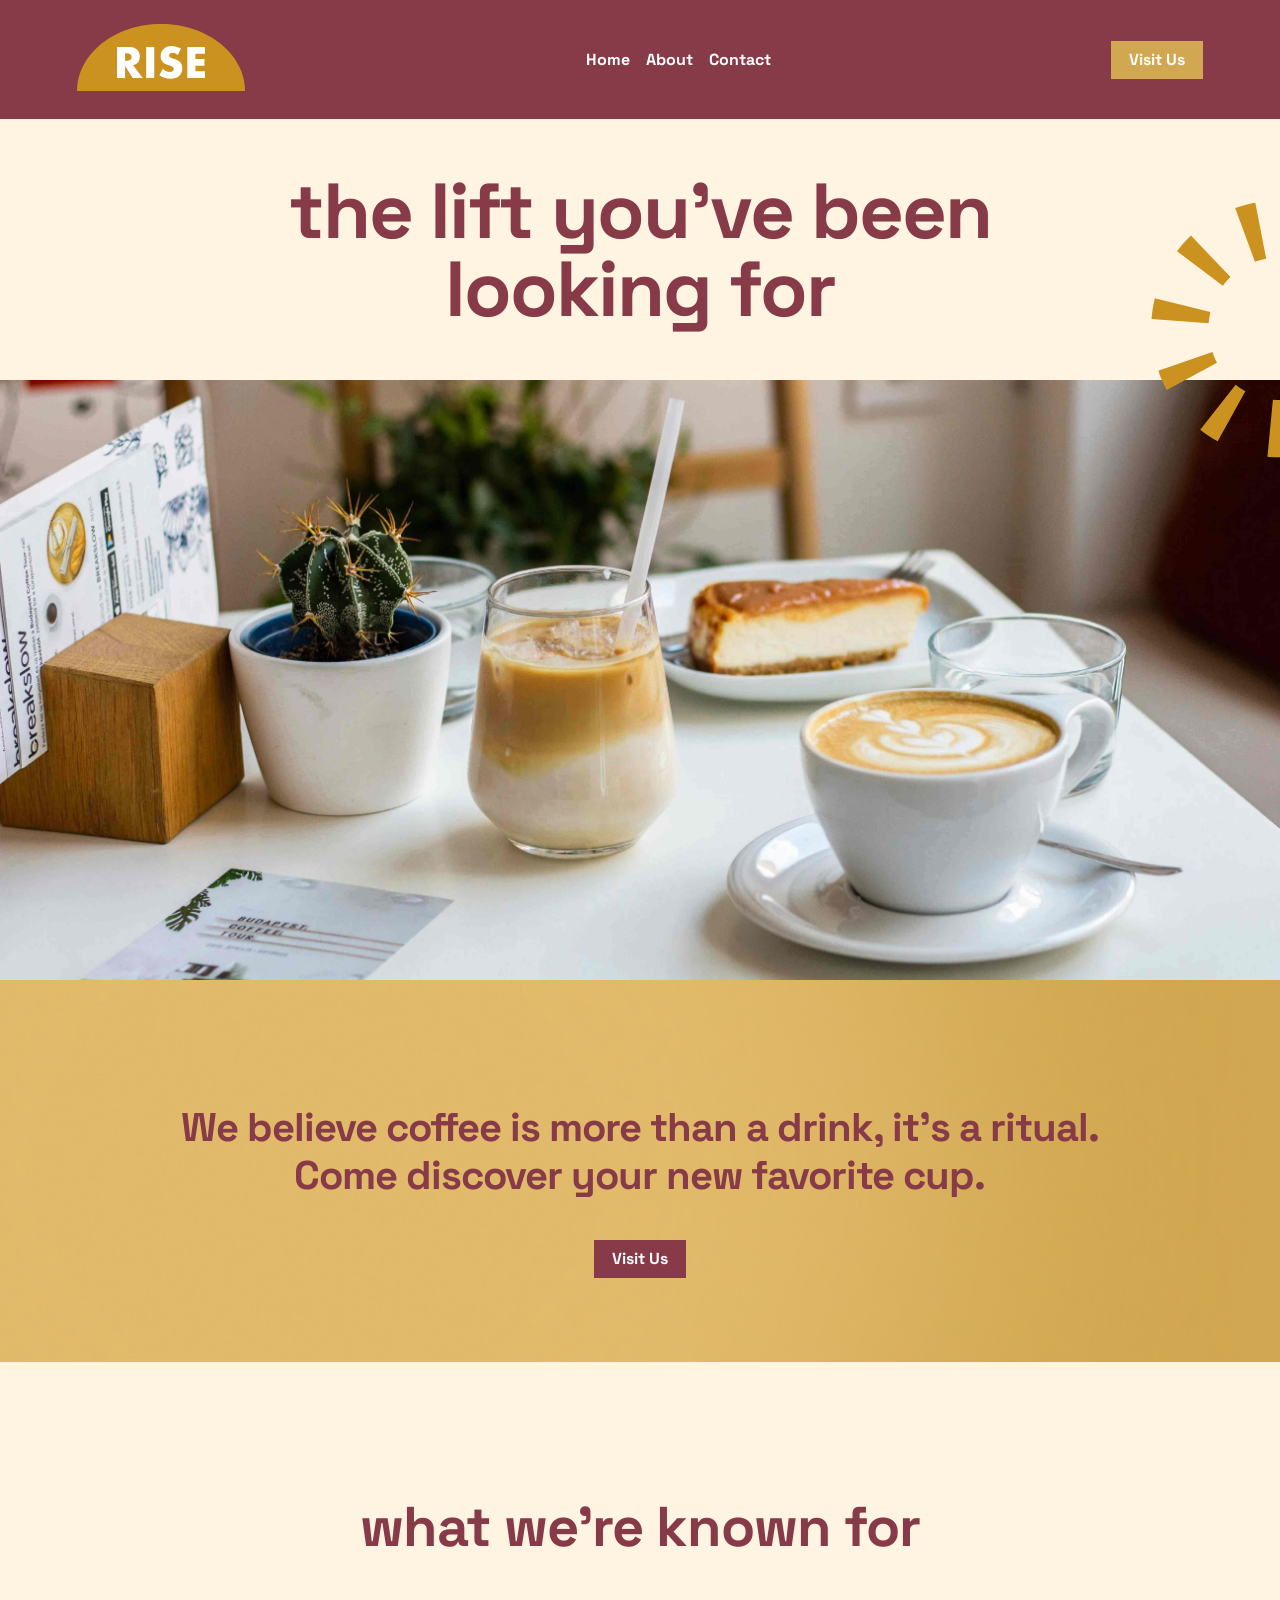
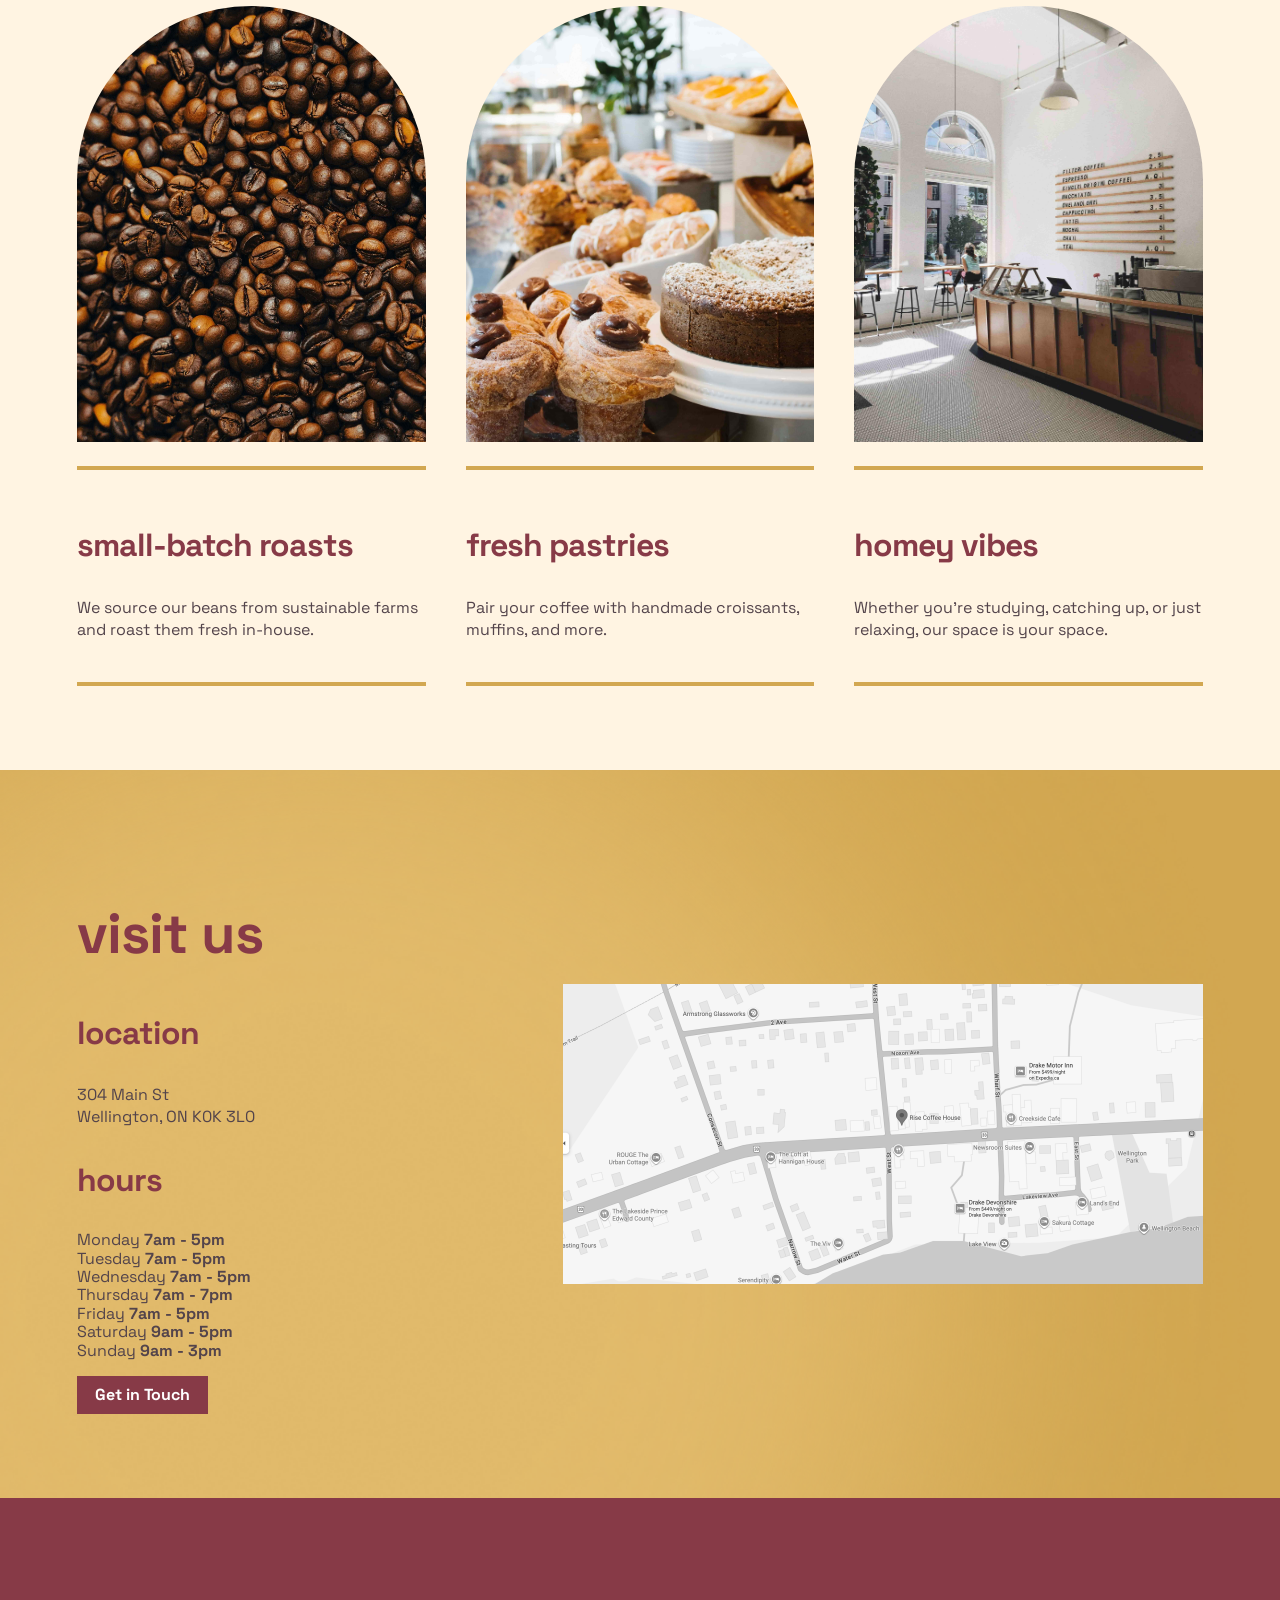
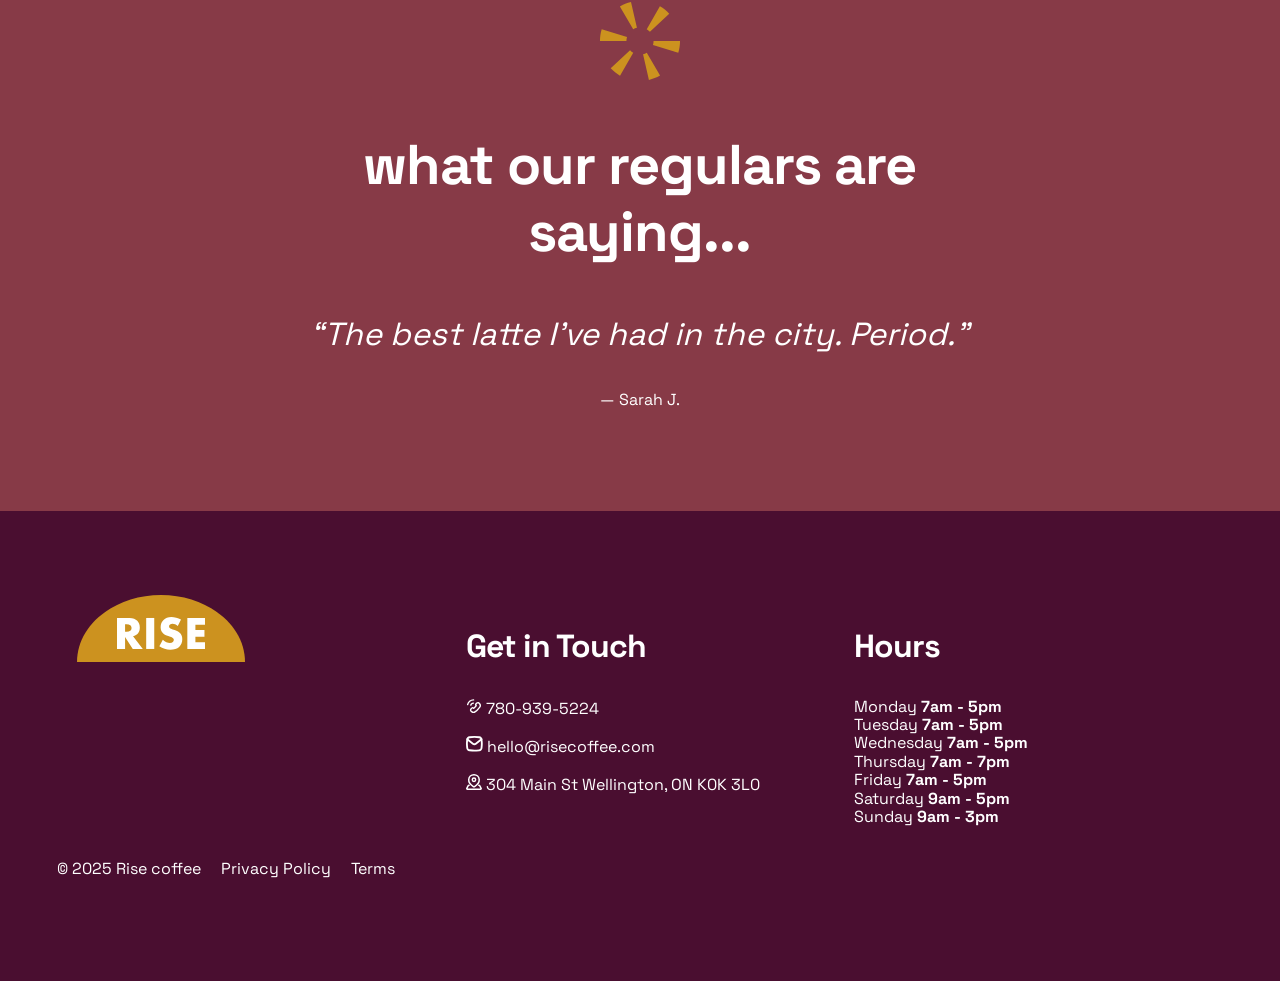
<file: index.html>
<!DOCTYPE html>
<html lang="en">
<head><!-- The head is a container for information ABOUT the page.
           Nothing in here appears on the page. The browser reads it, the visitor never sees it. -->

	<!-- Which character set to use. Leave this out and apostrophes turn into garbage. -->
	<meta charset="utf-8">
	<!-- Tells a phone to use its real width instead of pretending to be a desktop. -->
	<meta name="viewport" content="width=device-width, initial-scale=1">
	<!-- The browser tab text, and what Google shows in search results. Not a heading on the page. -->
	<title>Rise Coffee</title>

	<meta name="description" content="A neighbourhood coffee shop on Whyte Avenue. Single origin, roasted here, open from seven.">
	<meta property="og:title" content="Rise Coffee">
	<meta property="og:description" content="A neighbourhood coffee shop on Whyte Avenue.">
	<meta property="og:image" content="https://TheFlame139.github.io/rise-coffee/images/share.jpg">
	<meta property="og:url" content="https://TheFlame139.github.io/rise-coffee/">
	<link rel="icon" href="images/favicon.png">

	<!-- STYLES: normalize first, then layout, then style.
	     General to specific. When two rules clash, the later one wins. -->
	<link rel="stylesheet" href="normalize.css"> <!-- Irons out browser default settings. -->
	<link rel="stylesheet" href="layout.css"> <!-- This controls our structure and layout. -->
	<link rel="stylesheet" href="style.css"> <!-- This is where we style the elements of the page. -->

	<!-- FONTS -->
	<link rel="preconnect" href="https://fonts.googleapis.com">
	<link rel="preconnect" href="https://fonts.gstatic.com" crossorigin>
	<link href="https://fonts.googleapis.com/css2?family=Space+Grotesk:wght@300..700&display=swap" rel="stylesheet">

</head>

<body><!-- The body holds everything the visitor actually SEES. -->

	<!-- HEADER: the strip along the top. It is the same on every page of the site,
	     which is why it lives outside <main>. -->
	<header>

		<a href="index.html"><img src="images/rise-logo.svg" alt="Rise Logo" class="logo-img"></a>

		<nav>  
            <ul>
                <li><a class="nav-link" href="index.html">Home</a></li> 
                <li><a class="nav-link" href="about.html">About</a></li> 
                <li><a class="nav-link" href="contact.html">Contact</a></li> 
            </ul>
		</nav>

		<a class="nav-link button" href="#visit">Visit Us</a>
        <div class="hamburger">
			<div class="hamburger-bar"></div>
			<div class="hamburger-bar"></div>
			<div class="hamburger-bar"></div>	
        </div>
	</header>

	<!-- MAIN: everything between the header and the footer. This is the part that is
	     actually THIS page. One <main> per page. -->
	<main>

		<!-- SECTION: one horizontal band of the page. Look at the mockup: every time the background colour changes, a new section starts. This page has five.

		     From here on, every section has the same four levels:
		         section  →  container  →  row  →  col
		     The section is the band. The container holds the width. The row makes its
		     children sit side by side. The columns are the things sitting side by side. -->

		<!-- HERO SECTION: the first thing a visitor sees.
		     One wide column, centred. 8 out of 12, pushed to the middle by row-justify-center. -->
		<section>
			<div class="container-full">

				<div class="row row-justify-center">
					<!-- DIV: a plain box with no meaning. The class is what gives it a job. -->
					<div class="col col-lg-8 col-md-12 col-sm-12 text-center">
						<!-- h1 is the most important heading on the page. Only ever one per page. -->
						<h1>the lift you’ve been looking for</h1>
					</div>
				</div><!-- row ends -->

				<div class="row">
					<div class="col col-lg-12 col-md-12 col-sm-12">
						<div class="hero-img">
							<!-- img has no closing tag. An image is a thing, not a container, so there is nothing to wrap around and nothing to close.						     img-full makes it fill its column. Every image needs alt text. -->
							
							<img src="images/rise-icon-1.svg" class="hero-icon" alt="">
						</div>
					</div>
				</div><!-- row ends -->

			</div><!-- container ends -->
		</section>


		<!-- FAVOURITE CUP SECTION: gold band in the mockup.
		     Same shape as the hero. One wide centred column, this time 10 of 12. -->
		<section class="section-padding background-gold position-relative">
			<img src="images/gradient-1.png" alt="" class="gradient-1">
			<div class="container z-index-2">

				<div class="row row-justify-center">
					<div class="col col-lg-10 col-md-12 col-sm-12 text-center">
						<p class="paragraph-large">We believe coffee is more than a drink, it’s a ritual. Come discover your new favorite cup.</p>
						<a href="#visit" class="button-secondary">Visit Us</a>
					</div>
				</div><!-- row ends -->

			</div><!-- container ends -->
		</section>


		<!-- KNOWN FOR SECTION: the three cards.
		     Look at columns 1, 2 and 3 below. They are the SAME block written three times with different words. Write one, get it right, then copy it.

		     Two rows here: a full-width heading, then three equal columns.
		     Three columns of 4 add up to 12. They always add up to 12. -->
		<section class="section-padding">
			<div class="container">

				<!-- ROW -->
				<div class="row">
					<div class="col col-lg-12 col-md-12 col-sm-12">
						<h2 class="text-center">what we’re known for</h2>
					</div>
				</div><!-- row ends -->

				<!-- ROW -->
				<div class="row">

					<!-- COLUMN 1 -->
					<div class="col col-lg-4 col-md-6 col-sm-12">
						<div class="card">
							<div class="card-img-wrap">
								<img src="images/rise-coffee-4.jpg" class="card-img" alt="Roasted coffee beans">
							</div>
							<div class="card-border">
								<h3>small-batch roasts</h2>
								<p>We source our beans from sustainable farms and roast them fresh in-house.</p>
							</div>
						</div>
					</div>

					<!-- COLUMN 2 -->
					<div class="col col-lg-4 col-md-6 col-sm-12">
						<div class="card">
							<div class="card-img-wrap">
								<img src="images/rise-coffee-5.jpg" class="card-img" alt="A tray of fresh pastries">
							</div>
							<div class="card-border">
								<h3>fresh pastries</h2>
								<p>Pair your coffee with handmade croissants, muffins, and more.</p>
							</div>
						</div>
					</div>

					<!-- COLUMN 3 -->
					<div class="col col-lg-4 col-md-6 col-sm-12">
						<div class="card">
							<div class="card-img-wrap">
								<img src="images/rise-coffee-2.jpg" class="card-img" alt="The cafe seating area">
							</div>
							<div class="card-border">
								<h3>homey vibes</h2>
								<p>Whether you’re studying, catching up, or just relaxing, our space is your space.</p>
							</div>
						</div>
					</div>

				</div><!-- row ends -->

			</div><!-- container ends -->
		</section>


		<!-- VISIT US SECTION. The id="visit" is what the Visit Us buttons jump to.
		     An id can only be used once per page. A class can be used as often as you like.

		     Two UNEQUAL columns this time: 5 and 7. Still adds up to 12.
		     row-align-center lines them up vertically in the middle of each other. -->
		<section id="visit" class="section-padding background-gold position-relative">
			<img src="images/gradient-1.png" alt="" class="gradient-1">
			<div class="container z-index-2">

				<!-- ROW -->
				<div class="row row-align-center">

					<!-- COLUMN 1: the details -->
					<div class="col col-lg-5 col-md-12 col-sm-12">
						<h2>visit us</h2>

						<h3>location</h3>
						<p>304 Main St<br>Wellington, ON  K0K 3L0</p>

						<!-- Opening hours are a list of related items, so: another ul.
						     Same two tags as the navigation, doing a completely different job. -->
						<h3>hours</h3>
						<ul class="hours">
							<li>Monday <strong>7am - 5pm</strong></li>
                            <li>Tuesday <strong>7am - 5pm</strong></li>
                            <li>Wednesday <strong>7am - 5pm</strong></li>
                            <li>Thursday <strong>7am - 7pm</strong></li>
                            <li>Friday <strong>7am - 5pm</strong></li>
                            <li>Saturday <strong>9am - 5pm</strong></li>
                            <li>Sunday <strong>9am - 3pm</strong></li>
						</ul>

						<a href="contact.html" class="button-secondary">Get in Touch</a>
					</div>


					<!-- COLUMN 2: the map -->
					<div class="col col-lg-7 col-md-12 col-sm-12">
						<img src="images/map.png" class="img-full" alt="Map showing the location of Rise Coffee">
					</div>

				</div><!-- row ends -->

			</div><!-- container ends -->
		</section>


		<!-- TESTIMONIALS SECTION: maroon band in the mockup.
		     text-white goes on EACH element that needs it, not on the section.
		     A colour inherited from a parent loses to a rule that targets the element directly, and h2 already has a colour of its own. -->
		<section class="section-padding background-maroon-light">
			<div class="container">

				<!-- ROW -->
				<div class="row row-justify-center">
					<div class="col col-lg-8 col-md-12 col-sm-12 text-center">
						<!-- Decorative image, so alt is empty. A screen reader skips it. -->
						<img src="images/rise-icon-2.svg" alt="" class="sunrise-2">
						<div class="what-our-regulars ">
							<h2 class="text-white">what our regulars are saying...</h2>
						</div>
						<div class="what-our-regulars ">
							<p class="text-white">“The best latte I’ve had in the city. Period.”</p>
						</div>
						<div>
							<p class="what-our-regulars text-white">— Sarah J.</p>
						</div>
					</div>
				</div><!-- row ends -->

			</div><!-- container ends -->
		</section>

	</main>


	<!-- FOOTER: three equal columns. Same shape as the known for section,
	     4 + 4 + 4 = 12. The footer sits outside <main> because it repeats
	     on every page, exactly like the header. -->
	<footer class="background-maroon-dark">
        <section class="section-padding">
            <div class="container">
                <div class="row">
                    <div class="col col-lg-4 col-md-12 col-sm-12">
                        <img src="images/rise-logo.svg" alt="Rise Logo" class="logo-img">
                    </div> <!--COLUMN ENDS-->

                    <div class="col col-lg-4 col-md-6 col-sm-12">
                        <h3>Get in Touch</h3> <!--Contact Info-->
                        <p><img class="footer-icon" alt="" src="images/phone.svg"> 780-939-5224</p> 
                        <p><img class="footer-icon" alt="" src="images/letter.svg"> hello@risecoffee.com</p>
                        <p><img class="footer-icon" alt="" src="images/location.svg"> 304 Main St Wellington, ON K0K 3L0</p>
                    </div> <!--COLUMN ENDS-->

                    <div class="col col-lg-4 col-md-6 col-sm-12">
                        <h3>Hours</h3> <!--Hours of Operation-->
                        <ul class="hours">
                            <li>Monday <strong>7am - 5pm</strong></li>
                            <li>Tuesday <strong>7am - 5pm</strong></li>
                            <li>Wednesday <strong>7am - 5pm</strong></li>
                            <li>Thursday <strong>7am - 7pm</strong></li>
                            <li>Friday <strong>7am - 5pm</strong></li>
                            <li>Saturday <strong>9am - 5pm</strong></li>
                            <li>Sunday <strong>9am - 3pm</strong></li>
                        </ul>
                    </div> <!--COLUMN ENDS-->

                </div> <!--ROW ENDS-->

                <div class="row row-align-center line-break">
                        <p>© 2025 Rise coffee</p> <!--Footer Content-->
                        <a href="#" class="nav-link">Privacy Policy</a>
                        <a href="#" class="nav-link">Terms</a>
                </div>


            </div> <!--CONTAINER ENDS-->
        </section> 
    </footer>

</body>
</html>
</file>
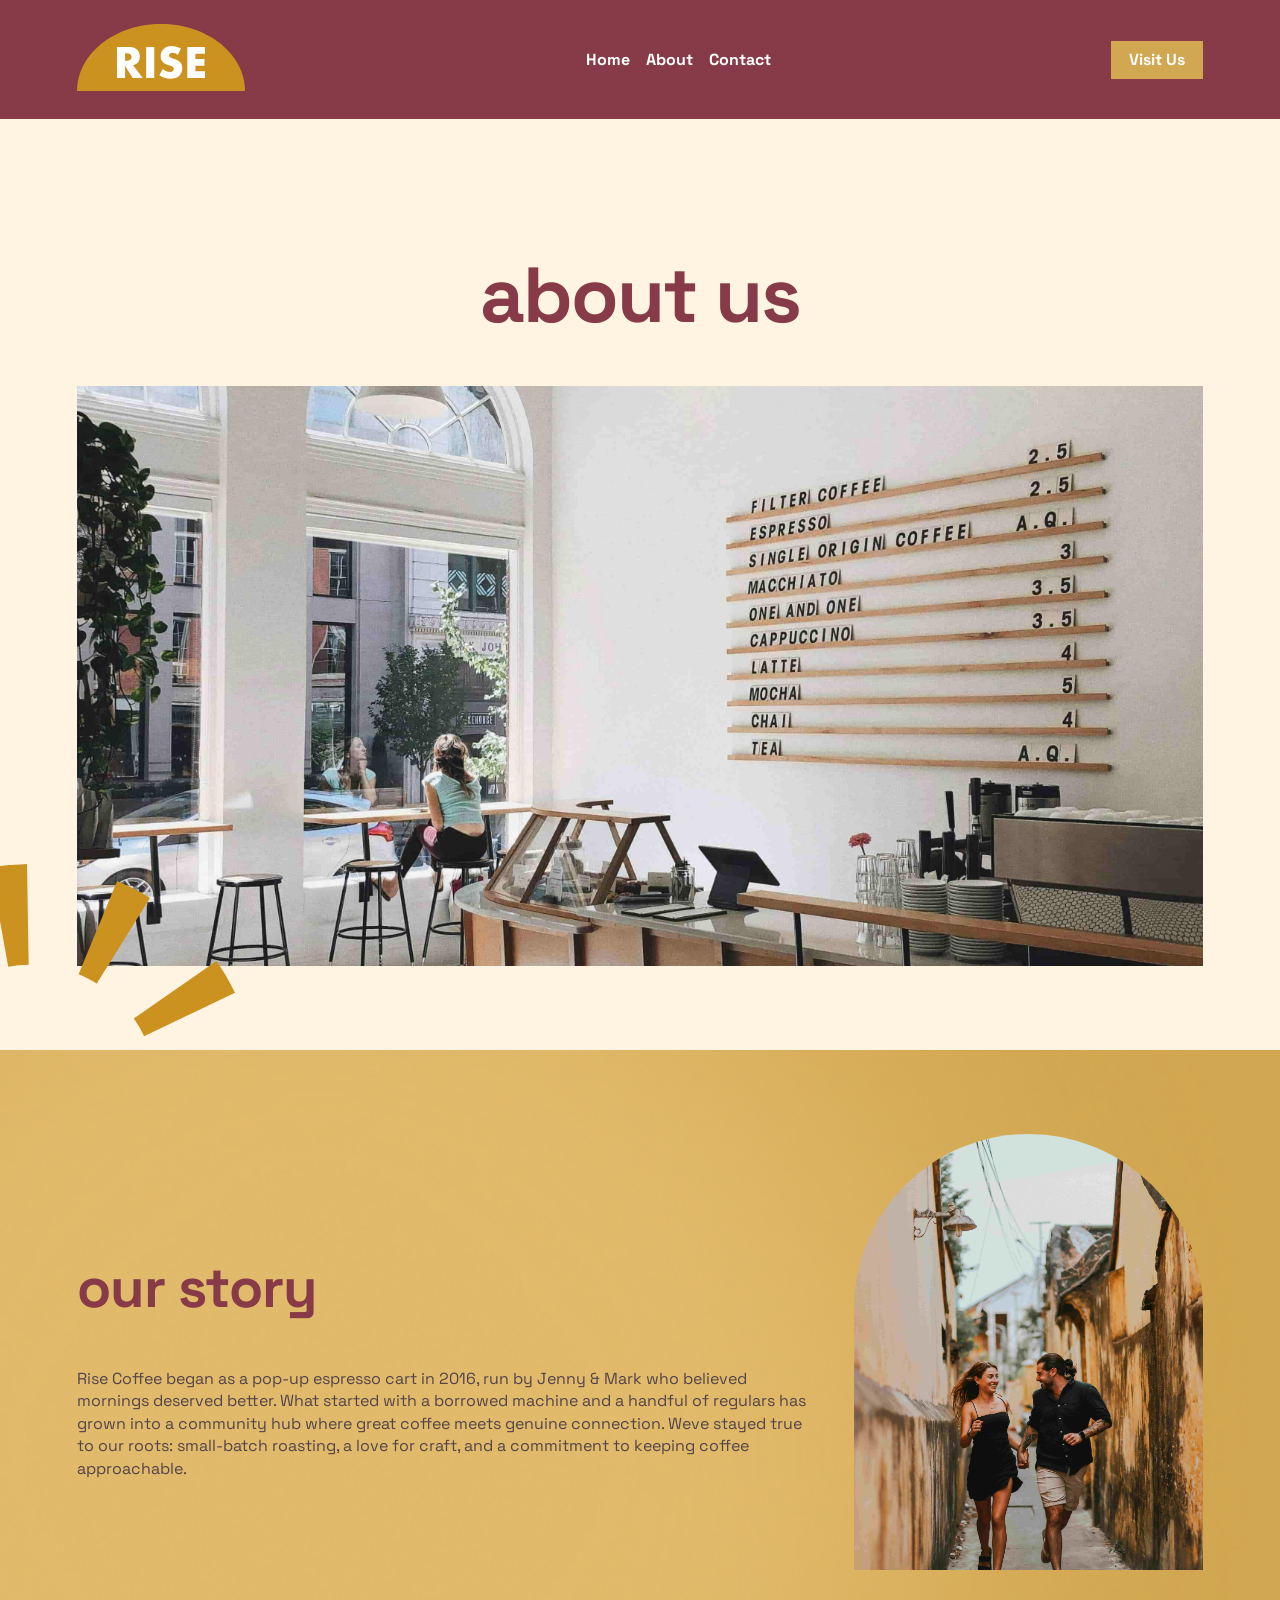
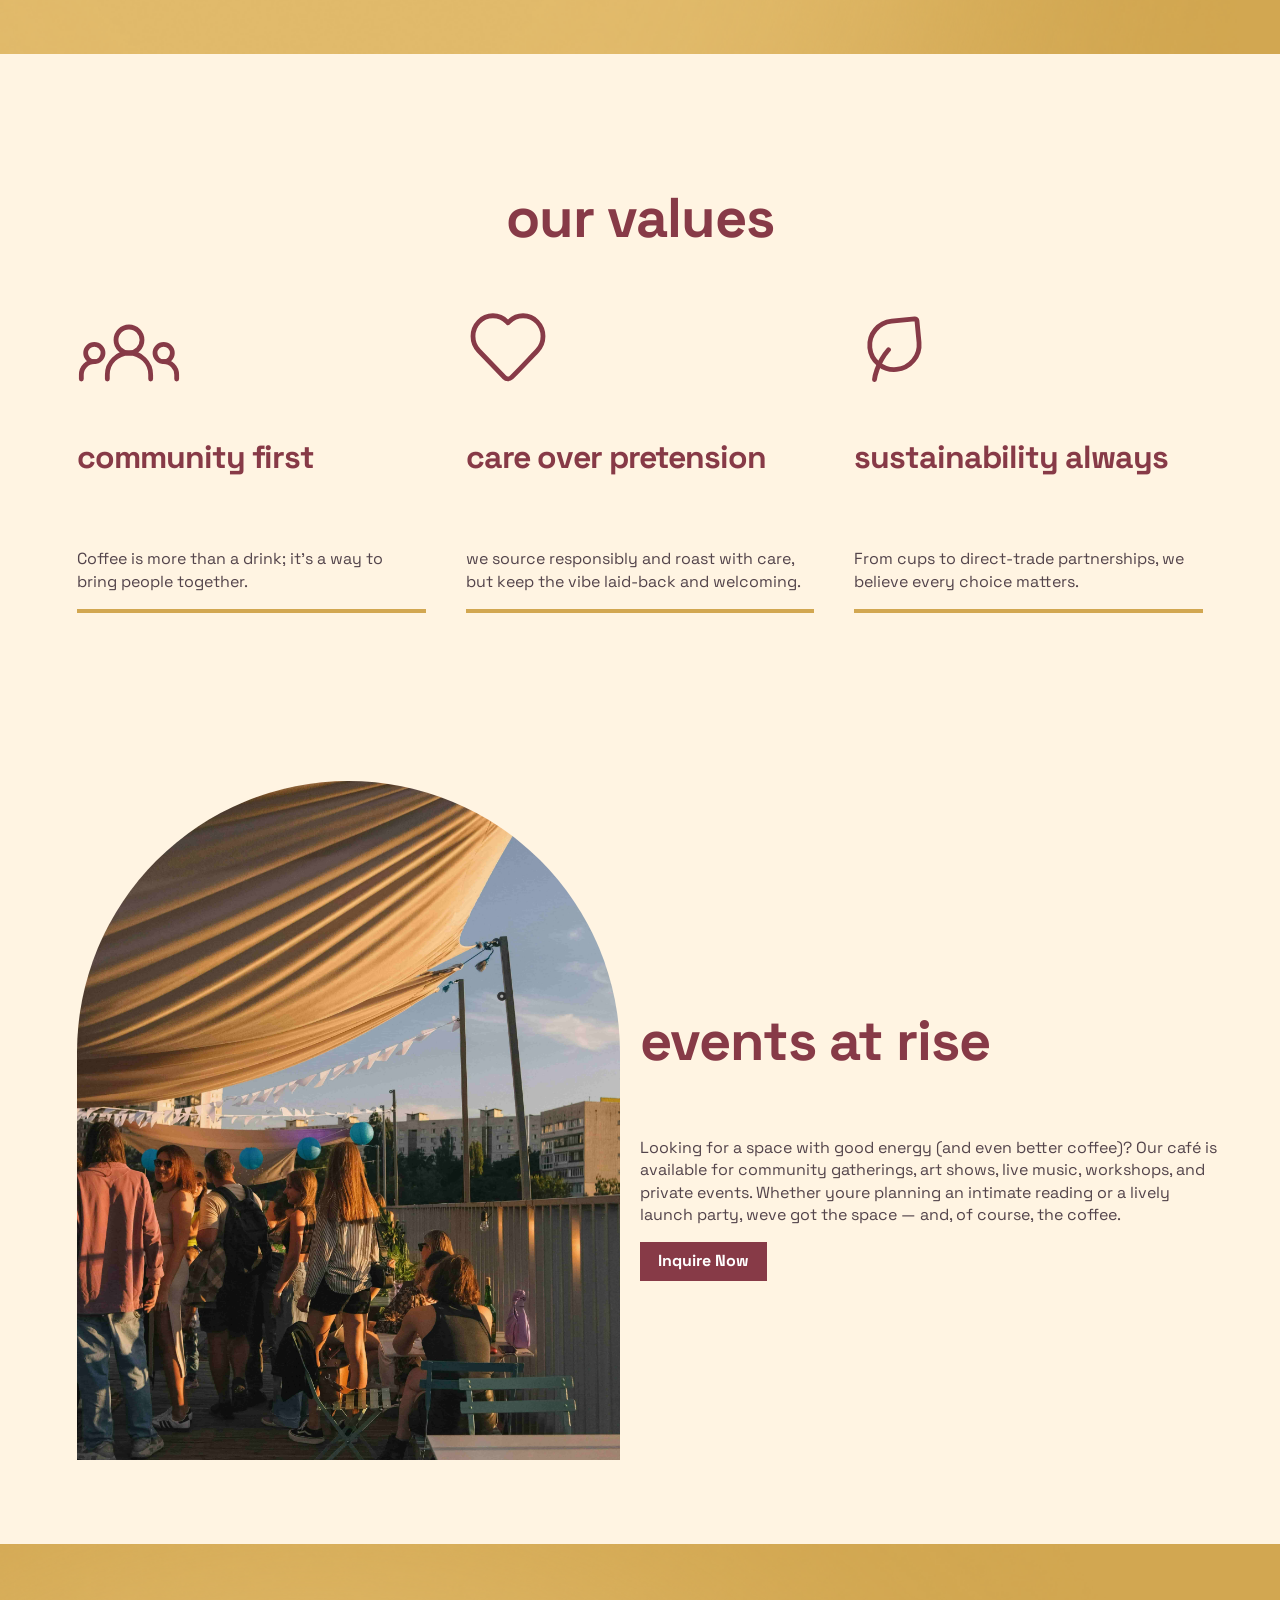
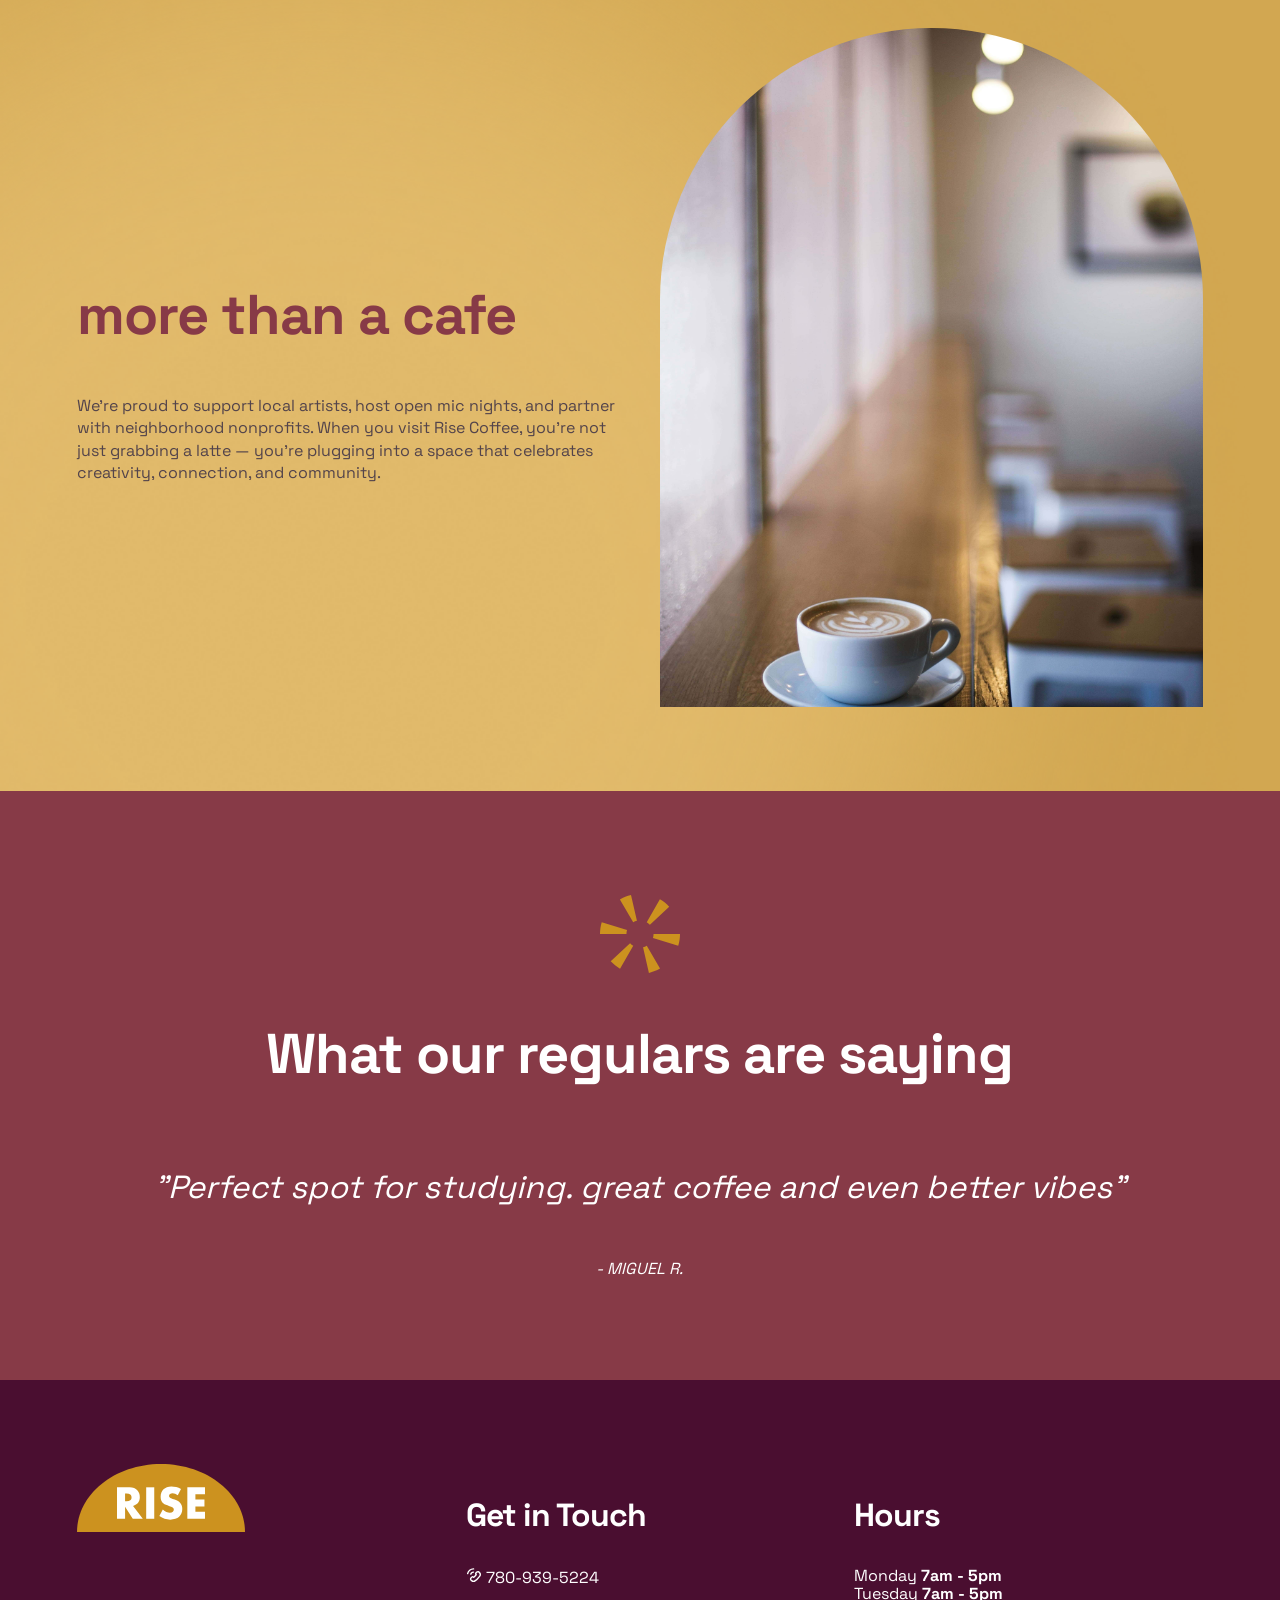
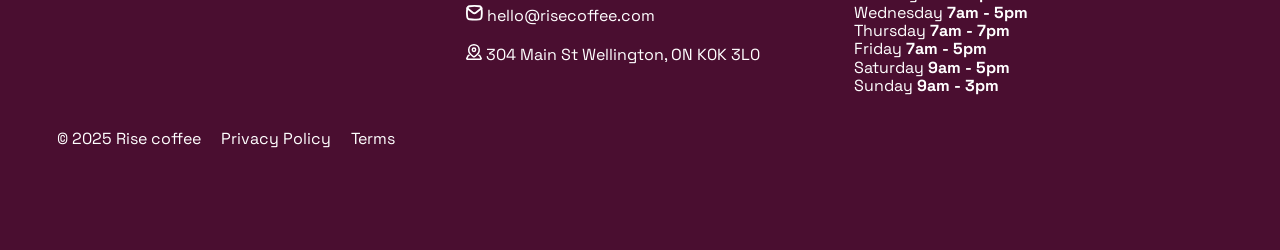
<file: about.html>
<!DOCTYPE html>
<html lang="en">

    <head>

        <meta charset="UTF-8">
        <meta name="viewport" content="width=device-width, initial-scale=1">
        
        <title>About</title>

        <meta name="description" content="A local small shop. Single origin, freshly roasted here,">
        <meta property="og:title" content="Rise Coffee">
	    <meta property="og:description" content="A neighbourhood coffee shop on Whyte Avenue.">
	    <meta property="og:image" content="https://TheFlame139.github.io/rise-coffee/images/share.jpg">
	    <meta property="og:url" content="https://TheFlame139.github.io/rise-coffee/">
        <link rel="icon" href="images/favicon.png">

        <!-- STYLES -->
        <link rel="stylesheet" href="normalize.css">
        <link rel="stylesheet" href="layout.css">
        <link rel="stylesheet" href="style.css">
       

        <!-- Fonts -->
        <link rel="preconnect" href="https://fonts.googleapis.com">
        <link rel="preconnect" href="https://fonts.gstatic.com" crossorigin>
        <link href="https://fonts.googleapis.com/css2?family=Space+Grotesk:wght@300..700&display=swap" rel="stylesheet">

    </head>

    <body>
        <header>

            <a href="index.html"><img src="images/rise-logo.svg" alt="Rise Logo" class="logo-img"></a>

            <nav>  
                <ul>
                    <li><a class="nav-link" href="index.html">Home</a></li> 
                    <li><a class="nav-link" href="about.html">About</a></li> 
                    <li><a class="nav-link" href="contact.html">Contact</a></li> 
                </ul>
            </nav>

            <a class="nav-link button" href="index.html#visit">Visit Us</a>
            <div class="hamburger">
                <div class="hamburger-bar"></div>
                <div class="hamburger-bar"></div>
                <div class="hamburger-bar"></div>	
            </div>
        </header>

        <section class="section-padding"> <!--HERO-->
            <div class="container">
                <!-- ROW -->
                <div class="row row-justify-center">
                    <h1>about us</h1>
                </div> <!--ROW ENDS-->

                <!-- ROW -->
                <div class="row">
                    <div class="col col-lg-12 col-md-12 col-sm-12">
                        <div class="hero-img-about">
                    
                            <img src="images/rise-icon-1.svg" alt="" class="hero-icon-2">
                        </div>
                    </div> <!--COLUMN ENDS-->
                </div> <!--ROW ENDS-->
            </div> <!--CONTAINER ENDS-->
        </section>

        <section class="background-gold section-padding position-relative"> <!--OUR STORY-->
            <img src="images/gradient-1.png" alt="" class="gradient-1">
            <div class="container z-index-2">
                <div class="row row-align-center"> 
                    
                    <div class="col col-lg-8 col-md-6 col-sm-12">
                        <h2>our story</h2>
                        <p>Rise Coffee began as a pop-up espresso cart in 2016, run by Jenny & Mark who believed mornings deserved better. What started with a borrowed machine and a handful of regulars has grown into a community hub where great coffee meets genuine connection. Weve stayed true to our roots: small-batch roasting, a love for craft, and a commitment to keeping coffee approachable.</p>
                    </div> <!--COLUMN ENDS-->

                    <div class="col col-lg-4 col-md-6 col-sm-12">
                        <div class="card-img-wrap">
                            <img src="images/rise-coffee-7.jpg" alt="couple running through a street" class="card-img">
                        </div>
                    </div> <!--COLUMN ENDS-->

                </div> <!--ROW ENDS-->
            </div> <!--CONTAINER ENDS-->
        </section>

        <section class="section-padding"> <!--OUR VALUES-->
            <div class="container">
                <div class="row">
                    <div class="col col-lg-12 col-md-12 col-sm-12">
                        <h2 class="text-center">our values</h2>
                    </div>
                </div> <!--ROW ENDS-->

                <div class="row">

                    <div class="col col-lg-4 col-md-6 col-sm-12"> 
                        <div class="card underline">
                            <img src="images/people-icon.svg" alt="people icon" class="icon-people">
                            <h3>community first</h3>
                            <p>Coffee is more than a drink; it's a way to bring people together.</p>
                        </div>
                    </div> <!--COLUMN ENDS-->

                    <div class="col col-lg-4 col-md-6 col-sm-12">
                        <div class="card underline">
                            <img src="images/heart-icon.svg" alt="heart icon" class="icon">
                            <h3>care over pretension</h3>
                            <p>we source responsibly and roast with care, but keep the vibe laid-back and welcoming.</p>
                        </div>  
                    </div> <!--COLUMN ENDS-->

                    <div class="col col-lg-4 col-md-6 col-sm-12">
                        <div class="card underline">
                            <img src="images/leaf-icon.svg" alt="leaf icon" class="icon"> 
                            <h3>sustainability always</h3>
                            <p>From cups to direct-trade partnerships, we believe every choice matters.</p>
                        </div>
                    </div> <!--COLUMN ENDS-->

                </div> <!--ROW ENDS-->
            </div> <!--CONTAINER ENDS-->
        </section>

        <section class="section-padding"> <!--Events at Rise-->
            <div class="container">
                <div class="row row-align-center">

                    <div class="col col-lg-6 col-md-6 col-sm-12">
                        <div class="card-img-wrap">
                            <img src="images/rise-coffee-8.jpg" alt="people at an outdoor cafe" class="card-img">
                        </div>
                    </div> <!--COLUMN ENDS-->

                    <div class="col col-lg-6 col-md-6 col-sm-12">
                        <div class="row row-align-center">
                            <h2>events at rise</h2>
                            <p>Looking for a space with good energy (and even better coffee)? Our café is available for community gatherings, art shows, live music, workshops, and private events. Whether youre planning an intimate reading or a lively launch party, weve got the space — and, of course, the coffee.</p>
                            <a href="contact.html" class="button-secondary">Inquire Now</a> <!--May lead to Contact Page or to the bottom of the footer with contact us-->
                        </div> <!--ROW ENDS-->
                    </div> <!--COLUMN ENDS-->
                </div> <!--ROW ENDS-->

            </div> <!--CONTAINER ENDS-->
        </section>

        <section class="background-gold section-padding position-relative"><!--MORE THAN A CAFE-->
            <img src="images/gradient-1.png" alt="" class="gradient-1">
            <div class="container z-index-2">
                <div class="row row-align-center">
                    <div class="col col-lg-6 col-md-6 col-sm-12">
                        <h2>more than a cafe</h2>
                        <p>We’re proud to support local artists, host open mic nights, and partner with neighborhood nonprofits. When you visit Rise Coffee, you’re not just grabbing a latte — you’re plugging into a space that celebrates creativity, connection, and community.</p>
                    </div> <!--COLUMN ENDS-->

                    <div class="col col-lg-6 col-md-6 col-sm-12">
                        <div class="card-img-wrap">
                            <img src="images/rise-coffee-3.jpg" alt="coffee cup on a table" class="card-img">
                        </div>
                    </div> <!--COLUMN ENDS-->
                </div> <!--ROW ENDS-->
            </div> <!--CONTAINER ENDS-->
        </section>
        
        <section class="background-maroon-light section-padding"><!--WHAT OUR REGULARS ARE SAYING-->
            <div class="container">
                        <img src="images/rise-icon-2.svg" alt="" class="img-full sunrise-2">

                        <div class="row what-our-regulars row-justify-center">
                            <h2 class="text-center">What our regulars are saying</h2>
                        </div> <!--ROW ENDS-->

                        <div class="row what-our-regulars row-justify-center row-align-center">
                            <p class="text-center">"Perfect spot for studying. great coffee and even better vibes"</p>
                        </div> <!--ROW ENDS-->

                        <div class="row what-our-regulars row-justify-center row-align-center">
                            <p class="name-source text-center">- MIGUEL R.</p>
                        </div> <!--ROW ENDS-->
            </div> <!--CONTAINER ENDS-->
        </section>

    </body>

    <footer class="background-maroon-dark">
        <section class="section-padding">
            <div class="container">
                <div class="row">
                    <div class="col col-lg-4 col-md-12 col-sm-12">
                        <img src="images/rise-logo.svg" alt="Rise Logo" class="logo-img">
                    </div> <!--COLUMN ENDS-->

                    <div class="col col-lg-4 col-md-6 col-sm-12">
                        <h3>Get in Touch</h3> <!--Contact Info-->
                        <p><img class="footer-icon" alt="" src="images/phone.svg"> 780-939-5224</p> 
                        <p><img class="footer-icon" alt="" src="images/letter.svg"> hello@risecoffee.com</p>
                        <p><img class="footer-icon" alt="" src="images/location.svg"> 304 Main St Wellington, ON K0K 3L0</p>
                    </div> <!--COLUMN ENDS-->

                    <div class="col col-lg-4 col-md-6 col-sm-12">
                        <h3>Hours</h3> <!--Hours of Operation-->
                        <ul class="hours">
                            <li>Monday <strong>7am - 5pm</strong></li>
                            <li>Tuesday <strong>7am - 5pm</strong></li>
                            <li>Wednesday <strong>7am - 5pm</strong></li>
                            <li>Thursday <strong>7am - 7pm</strong></li>
                            <li>Friday <strong>7am - 5pm</strong></li>
                            <li>Saturday <strong>9am - 5pm</strong></li>
                            <li>Sunday <strong>9am - 3pm</strong></li>
                        </ul>
                    </div> <!--COLUMN ENDS-->

                </div> <!--ROW ENDS-->

                <div class="row row-align-center line-break">
                        <p>© 2025 Rise coffee</p> <!--Footer Content-->
                        <a href="#" class="nav-link">Privacy Policy</a>
                        <a href="#" class="nav-link">Terms</a>
                </div> <!--ROW ENDS-->


            </div> <!--CONTAINER ENDS-->
        </section>
    </footer>

</html>
</file>
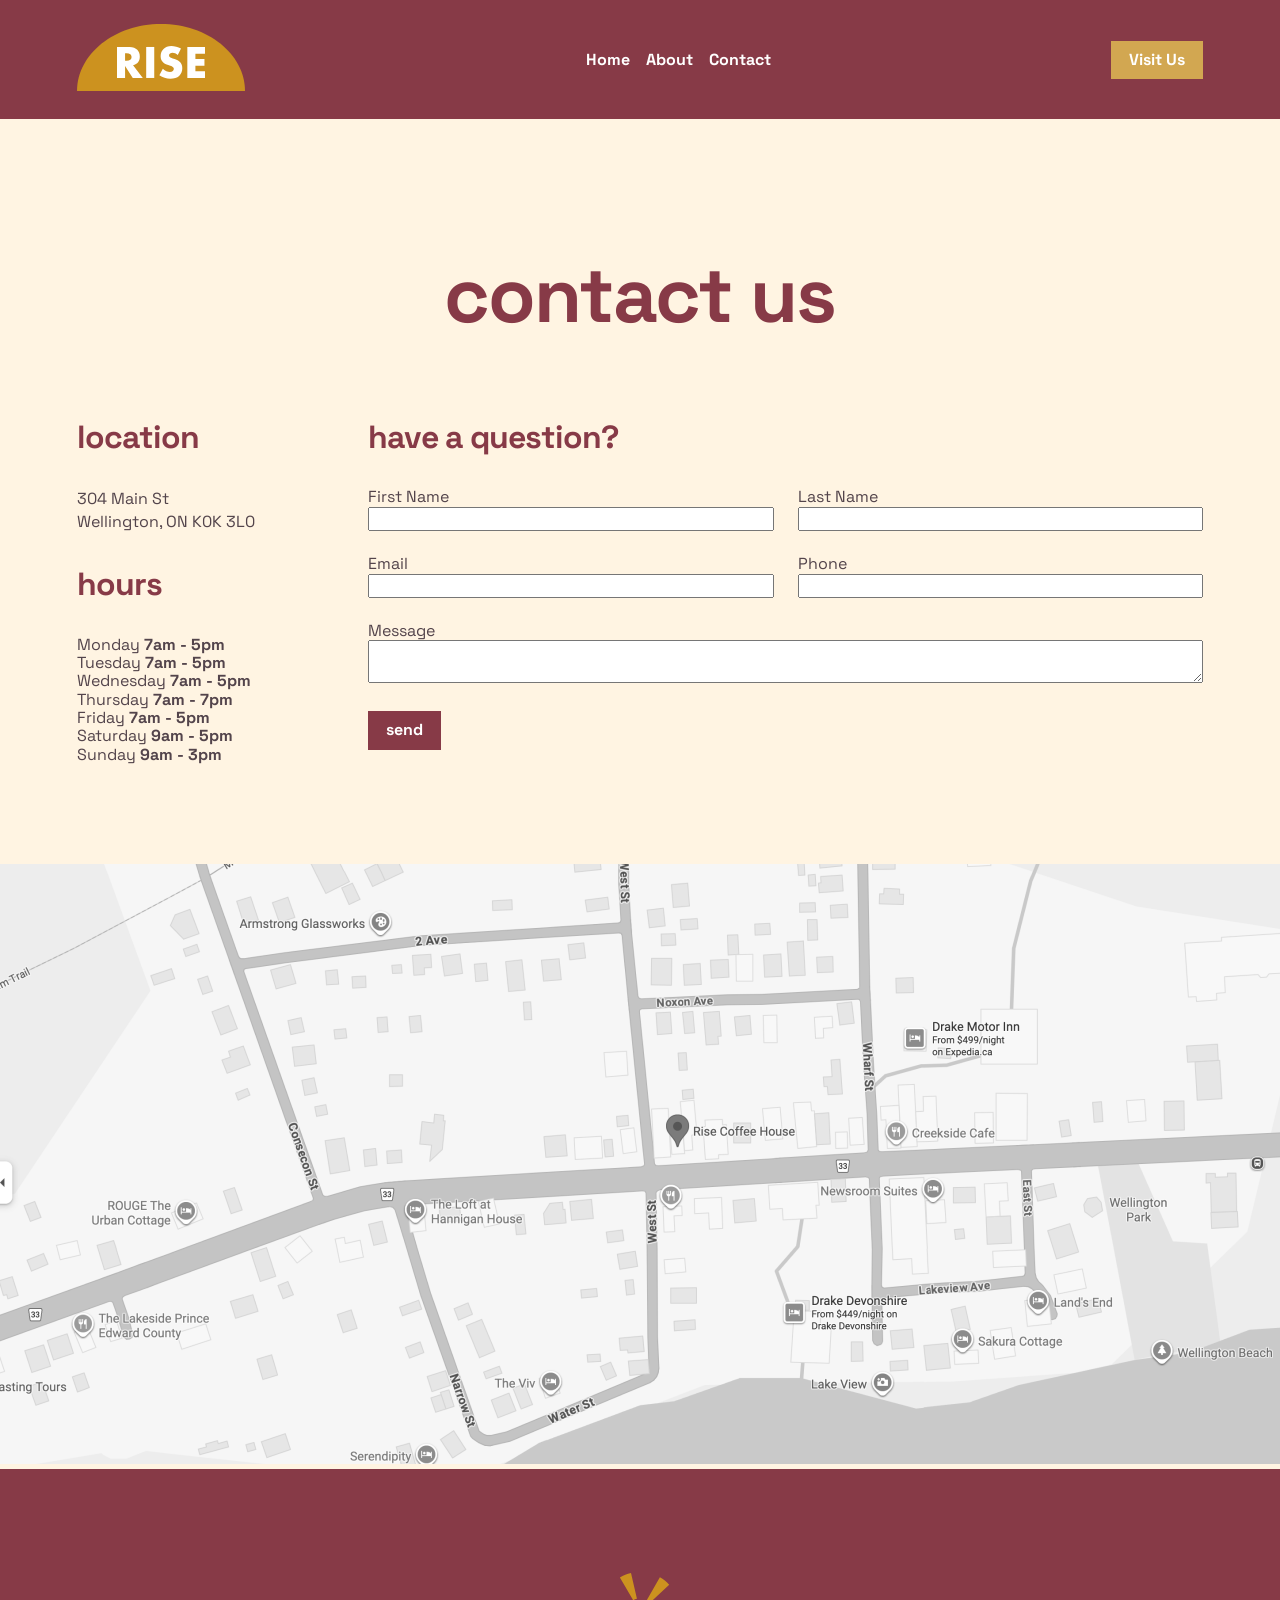
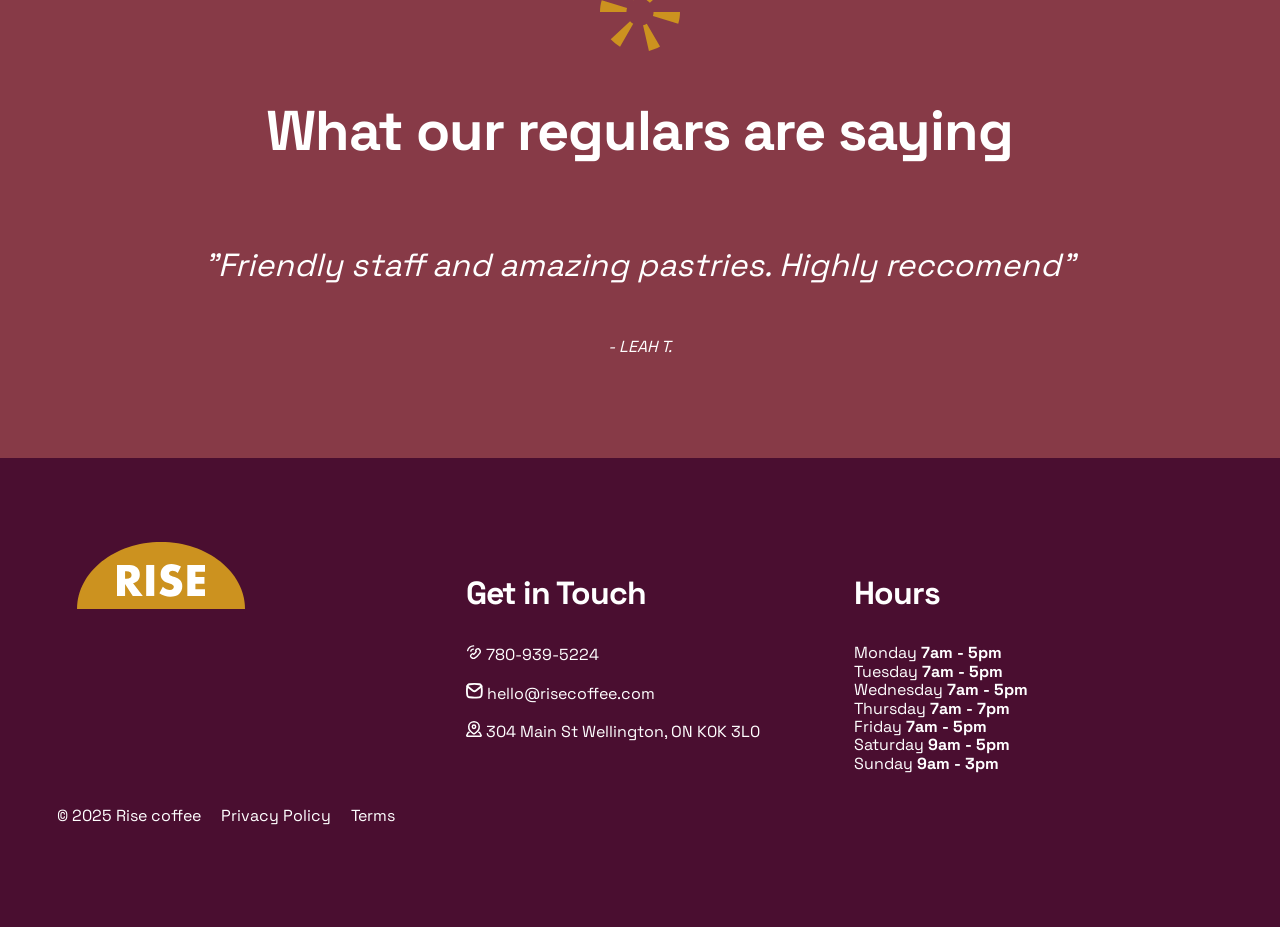
<file: contact.html>
<!DOCTYPE html>
<html lang="en">

    <head>

        <meta charset="UTF-8">
        <meta name="viewport" content="width=device-width, initial-scale=1">
        
        <title>Contact Us</title>
        <meta name="description" content="Discover Rise Coffee off of Whyte Ave">
        <meta property="og:title" content="Rise Coffee">
	    <meta property="og:description" content="A neighbourhood coffee shop on Whyte Avenue.">
	    <meta property="og:image" content="https://TheFlame139.github.io/rise-coffee/images/share.jpg">
	    <meta property="og:url" content="https://TheFlame139.github.io/rise-coffee/">

        <link rel="icon" href="images/favicon.png">

        <!-- STYLES -->
        <link rel="stylesheet" href="normalize.css">
        <link rel="stylesheet" href="layout.css">
        <link rel="stylesheet" href="style.css">
       

        <!-- Fonts -->
        <link rel="preconnect" href="https://fonts.googleapis.com">
        <link rel="preconnect" href="https://fonts.gstatic.com" crossorigin>
        <link href="https://fonts.googleapis.com/css2?family=Space+Grotesk:wght@300..700&display=swap" rel="stylesheet">

    </head>

    <body>
        <header>

            <a href="index.html"><img src="images/rise-logo.svg" alt="Rise Logo" class="logo-img"></a>

            <nav>  
                <ul>
                    <li><a class="nav-link" href="index.html">Home</a></li> 
                    <li><a class="nav-link" href="about.html">About</a></li> 
                    <li><a class="nav-link" href="contact.html">Contact</a></li> 
                </ul>
            </nav>

            <a class="nav-link button" href="index.html#visit">Visit Us</a>
            <div class="hamburger">
                <div class="hamburger-bar"></div>
                <div class="hamburger-bar"></div>
                <div class="hamburger-bar"></div>	
            </div>
        </header>


        <section class="section-padding"> <!--Have a Question?-->
            <div class="container">

                <div class="row row-justify-center">
                    <h1>contact us</h1>
                </div>

                <div class="row">
                    <div class="col col-lg-3 col-md-4 col-sm-12">

						<h3>location</h3>
						<p>304 Main St<br>Wellington, ON  K0K 3L0</p>

						<!-- Opening hours are a list of related items, so: another ul.
						     Same two tags as the navigation, doing a completely different job. -->
						<h3>hours</h3>
						<ul class="hours">
							<li>Monday <strong>7am - 5pm</strong></li>
                            <li>Tuesday <strong>7am - 5pm</strong></li>
                            <li>Wednesday <strong>7am - 5pm</strong></li>
                            <li>Thursday <strong>7am - 7pm</strong></li>
                            <li>Friday <strong>7am - 5pm</strong></li>
                            <li>Saturday <strong>9am - 5pm</strong></li>
                            <li>Sunday <strong>9am - 3pm</strong></li>
						</ul>

                    </div> <!--COLUMN ENDS-->
				
					<div class="col col-lg-9 col-md-8 col-sm-12">

                        <h3>have a question?</h3>
                    
                        <form class="contact-form">
                            <div class="field">
                                <label for="FirstName">First Name</label>
                                <input type="text" id="FirstName" class="input-text"> 
                            </div>
                            <div class="field">
                                <label for="LastName">Last Name</label>
                                <input type="text" id="LastName" class="input-text"> 
                            </div>
                            <div class="field">
                                <label for="Email">Email</label>
                                <input type="email" id="Email" class="input-text"> 
                            </div>
                            <div class="field">
                                <label for="Phone">Phone</label>
                                <input type="tel" id="Phone" class="input-text"> 
                            </div>
                            <div class="field field-wide">
                                <label for="Message">Message</label>
                                <textarea id="Message" class="input-message"></textarea>
                            </div>
                            <input type="submit" value="send" class="button-secondary form-submit">
                        </form>  

                    </div> <!--COLUMN ENDS-->
                </div> <!--ROW ENDS-->
                

            </div> <!--CONTAINER ENDS-->
        </section>

        <section class=""><!--MAP-->
            <div class="container-full">
                <img alt="Map of rise coffee locations" src="images/map.png">
            </div> <!--CONTAINER ENDS-->
        </section>
        
        <section class="background-maroon-light section-padding"><!--WHAT OUR REGULARS ARE SAYING-->
            <div class="container">
                        <img src="images/rise-icon-2.svg" alt="" class="img-full sunrise-2">

                        <div class="row what-our-regulars row-justify-center">
                            <h2 class="text-center">What our regulars are saying</h2>
                        </div> <!--ROW ENDS-->

                        <div class="row what-our-regulars row-justify-center row-align-center">
                            <p class="text-center">"Friendly staff and amazing pastries. Highly reccomend"</p>
                        </div> <!--ROW ENDS-->

                        <div class="row what-our-regulars row-justify-center row-align-center">
                            <p class="name-source text-center">- LEAH T.</p>
                        </div> <!--ROW ENDS-->
            </div> <!--CONTAINER ENDS-->
        </section>

    </body>

    <footer class="background-maroon-dark">
        <section class="section-padding">
            <div class="container">
                <div class="row">
                    <div class="col col-lg-4 col-md-12 col-sm-12">
                        <img src="images/rise-logo.svg" alt="Rise Logo" class="logo-img">
                    </div> <!--COLUMN ENDS-->

                    <div class="col col-lg-4 col-md-6 col-sm-12">
                        <h3>Get in Touch</h3> <!--Contact Info-->
                        <p><img class="footer-icon" alt="" src="images/phone.svg"> 780-939-5224</p> 
                        <p><img class="footer-icon" alt="" src="images/letter.svg"> hello@risecoffee.com</p>
                        <p><img class="footer-icon" alt="" src="images/location.svg"> 304 Main St Wellington, ON K0K 3L0</p>
                    </div> <!--COLUMN ENDS-->

                    <div class="col col-lg-4 col-md-6 col-sm-12">
                        <h3>Hours</h3> <!--Hours of Operation-->
                        <ul class="hours">
                            <li>Monday <strong>7am - 5pm</strong></li>
                            <li>Tuesday <strong>7am - 5pm</strong></li>
                            <li>Wednesday <strong>7am - 5pm</strong></li>
                            <li>Thursday <strong>7am - 7pm</strong></li>
                            <li>Friday <strong>7am - 5pm</strong></li>
                            <li>Saturday <strong>9am - 5pm</strong></li>
                            <li>Sunday <strong>9am - 3pm</strong></li>
                        </ul>
                    </div> <!--COLUMN ENDS-->

                </div> <!--ROW ENDS-->

                <div class="row row-align-center line-break">
                        <p>© 2025 Rise coffee</p> <!--Footer Content-->
                        <a href="#" class="nav-link">Privacy Policy</a>
                        <a href="#" class="nav-link">Terms</a>
                </div> <!--ROW ENDS-->


            </div> <!--CONTAINER ENDS-->
        </section>
    </footer>

</html>
</file>
<file: layout.css>
/* CONTAINER */

.container {
    display: block;
    width: 88%;
    max-width: 1400px;
    margin: 0 auto;
   
}

.container-full {
    display: block;
    width: 100%;
    overflow: hidden;
}

/* ROW */
.row {
    display: flex; /* Goes on parent not children (DIV)*/
    flex-wrap: wrap;
    align-items: stretch;
    margin: 0px -20px;
    
}

.row-justify-end {justify-content: flex-end;}
.row-justify-center {justify-content: center;}
.row-justify-between {justify-content: space-between;}

.row-align-end {align-items: flex-end;}
.row-align-center {align-items: center;}

/* COLUMNS */
.col {
    flex-grow: 1;
    flex-shrink: 1;
    flex-basis: 0%;
    padding: 0px 20px;
    
}

.col-lg-1 {max-width: 8.33%;}
.col-lg-2 {max-width: 16.67%;}
.col-lg-3 {max-width: 25%;}
.col-lg-4 {max-width: 33.33%;}
.col-lg-5 {max-width: 41.67%;}
.col-lg-6 {max-width: 50%;}
.col-lg-7 {max-width: 58.33%;}
.col-lg-8 {max-width: 66.67%;}
.col-lg-9 {max-width: 75%;}
.col-lg-10 {max-width: 83.33%;}
.col-lg-11 {max-width: 91.67%;}
.col-lg-12 {max-width: 100%;}


/* HEADER */


/* UTILITIES */

.position-relative {
    position: relative;
    overflow: hidden;
}

.section-padding {padding: 84px 0px;}

.text-center {text-align: center;}
.text-right {text-align: right;}

.img-full {display: block; width: 100%;}

/* SMARTPHONE */ 
@media screen and (max-width: 480px) { 
    .col-sm-1  { flex-basis: 8.33%;   max-width: 8.33%; }
	.col-sm-2  { flex-basis: 16.67%;  max-width: 16.67%; }
	.col-sm-3  { flex-basis: 25.00%;  max-width: 25.00%; }
	.col-sm-4  { flex-basis: 33.33%;  max-width: 33.33%; }
	.col-sm-5  { flex-basis: 41.67%;  max-width: 41.67%; }
	.col-sm-6  { flex-basis: 50.00%;  max-width: 50.00%; }
	.col-sm-7  { flex-basis: 58.33%;  max-width: 58.33%; }
	.col-sm-8  { flex-basis: 66.67%;  max-width: 66.67%; }
	.col-sm-9  { flex-basis: 75.00%;  max-width: 75.00%; }
	.col-sm-10 { flex-basis: 83.33%;  max-width: 83.33%; }
	.col-sm-11 { flex-basis: 91.67%;  max-width: 91.67%; }
	.col-sm-12 { flex-basis: 100%;    max-width: 100%; }
}
/* TABLET */
@media screen and (max-width: 768px) and (min-width: 481px) { 
    .col-md-1  { flex-basis: 8.33%;   max-width: 8.33%; }
	.col-md-2  { flex-basis: 16.67%;  max-width: 16.67%; }
	.col-md-3  { flex-basis: 25.00%;  max-width: 25.00%; }
	.col-md-4  { flex-basis: 33.33%;  max-width: 33.33%; }
	.col-md-5  { flex-basis: 41.67%;  max-width: 41.67%; }
	.col-md-6  { flex-basis: 50.00%;  max-width: 50.00%; }
	.col-md-7  { flex-basis: 58.33%;  max-width: 58.33%; }
	.col-md-8  { flex-basis: 66.67%;  max-width: 66.67%; }
	.col-md-9  { flex-basis: 75.00%;  max-width: 75.00%; }
	.col-md-10 { flex-basis: 83.33%;  max-width: 83.33%; }
	.col-md-11 { flex-basis: 91.67%;  max-width: 91.67%; }
	.col-md-12 { flex-basis: 100%;    max-width: 100%; }
}
</file>
<file: style.css>
/* GLOBAL STYLES*/

html {
    box-sizing: border-box;
} *,*:before, *:after {box-sizing: inherit;}

header {
    background-color: #873A47;
    padding: 24px 6%;
    display: flex;
    align-items: center;
    justify-content: space-between;
    position: sticky;
	top: 0;
	z-index: 10;
}

body {
    font-family: "Space Grotesk", sans-serif;
    background-color: #FFF4E2;
    color: #53444b;
}

footer p, footer li, footer h3 {
    color: #ffffff;

}

/* BACKGROUNDS */

.background-gold {background-color: #d2a751;}

.background-maroon-light {background-color: #873a47;}

.background-maroon-dark {background-color: #4a0e30;}

.text-white {color: white;}



/* FONTS */

h1 {
    font-size: 78px;
    line-height: 100%;
    font-weight: 700;
    letter-spacing: -2px;
    text-align: center;
    color: #873A47;
}

h2 {
    font-size: 56px;
    line-height: 120%;
    font-weight: 700;
    letter-spacing: -1px;
    color: #873A47;
}

h3 {
    font-size: 32px;
    line-height: 120%;
    font-weight: 700;
    letter-spacing: -1px;
    color: #873A47;
}

p {
    font-size: 16px;
    line-height: 140%;
    font-weight: 400;
    color: #53444b;
}

/**STYLING**/

img {
    width: 100%;
}

nav, li{
    list-style: none;
    padding-left: 0;
}

nav ul {
    display: flex ;
    justify-content: center;
    gap: 16px;
    padding-left: 0px;
}

nav li {
    font-weight: bold;
    padding-left: 0;
}

.nav-link {
    color: #ffffff;
    text-decoration: none;
}

.paragraph-large {
    font-size: 40px;
    line-height: 120%;
    font-weight: 700;
    letter-spacing: -1px;
    color: #873A47
}

/**SVG ICONS**/

.sunrise-2 {
    padding-top: 20px; /* TODO change this */
    height: 98px;
}

.logo-img {
    width: 168px; 
}

.icon {             
    width: 84px;
    height: 84px;
}

.icon-people {      
    width: 104px;
}

/**SECTION STYLING**/
.what-our-regulars h2, 
.what-our-regulars p {
    color: white;
}


.what-our-regulars p {
    font-size: 32px;
    font-style: italic;
}

.what-our-regulars .name-source {
    font-size: 16px;
}

.hours {
    list-style: none;
    padding-left: 0;
}

.footer-icon {
    height: 1em;
    width: auto;
}

.line-break {
    gap: 20px;
}

/** BUTTONS **/
.button {
    display: inline-block;
    color: white;
    padding: 10px 18px;
    background-color: #d2a751;
    text-decoration: none;
    font-weight: bold;
}

.button-secondary {
    display: inline-block;
    color: white;
    padding: 10px 18px;
    background-color: #873A47;
    text-decoration: none;
    font-weight: bold;
}
    
.button:hover {
    background-color: #E6C27A;
}

.button-secondary:hover {
    background-color: #4a0e30;
}

.visit-button {
    background-color: #d2a751;
    padding: 10px 18px;
    font-weight: bold;
}

/** CARDS **/
.card-img-wrap {
    width: 100%;
    aspect-ratio: 4/5;
    border-radius: 300px 300px 0px 0px;
    overflow: hidden;
}

.card-img {
    width: 100%;
    height: 100%;
    object-fit: cover;
}

.card-border {
    border-top: 4px solid #d2a751;
    border-bottom: 4px solid #d2a751;
    padding: 24px 0;
    flex-grow: 1;
}

.card {
    display: flex;
    flex-direction: column;
    height: 100%;
    gap: 24px;
}

.underline {
    border-bottom: 4px solid #d2a751;
}


/**HERO SECTION STYLING **/
.hero-img {
    position: relative;
    background-image: url(images/rise-coffee-1.jpg);
    background-size: cover;
    background-position: center;
    background-repeat: no-repeat;
    height: 600px;
}

.hero-img-about {
    position: relative;
    background-image: url(images/rise-coffee-2.jpg);
    background-size: cover;
    background-position: center;
    background-repeat: no-repeat;
    height: 580px;
}

.hero-icon {
    position: absolute;
    width: 20%;
    top: -30%;
    right: -10%;
    transform: rotate(-12deg);
}

.hero-icon-2 {
    position: absolute;
    width: 40%;
    bottom: -60%;
    left: -24%;
    transform: rotate(-2deg);
}

/**GRADIENT STYLING**/

.gradient-1 {
    width: 100%;
    position: absolute;
    bottom: 0;
    left: 0;
    z-index: 1;
}

.z-index-2 {
    position: relative;
    z-index: 2;
}

/**CONTACT FORM & GRID**/

.contact-form {
    display: grid;
    grid-template-columns: repeat(2, 1fr);
    gap: 24px;
}

.input-text, .input-message {
    width: 100%;
}

.field-wide {
    grid-column: 1/3;
}

.form-submit {
    grid-column: 1/3;
    justify-self: start;
    border: none;
}

/**HAMBURGER MOBILE MENU**/

.hamburger {
    display: none;
    width: 32px;
    height: 24px;
    flex-direction: column;
    justify-content: space-between;
}

.hamburger-bar {
    width: 100%;
    height: 4px;
    background-color: #ffffff;
    border-radius: 2px;
}

/**MEDIA QUERIES**/

@media screen and (max-width: 768px) and (min-width: 461px) {
    h1 {font-size: 56px;}
    h2 {font-size: 40px;}
    h3 {font-size: 28px;}
    .paragraph-large{font-size: 30px;}
    .section-padding {padding: 56px 0;}

    nav {display: none;}
    nav .nav-link {display: none;}
    header .nav-link {display: none;}
    .hamburger{
        display: flex;
    }

    .col-md-6{
        margin-top: 40px;
    }

    .hero-icon {
        position: absolute;
        width: 30%;
        top: -10%;
        right: -10%;
        transform: rotate(-12deg);
    }

    .hero-icon-2 {
        position: absolute;
        width: 40%;
        bottom: -23%;
        left: -22%;
        transform: rotate(-2deg);
    }

}

@media screen and (max-width: 480px){
    h1 {font-size: 40px;}
    h2 {font-size: 32px;}
    h3 {font-size: 24px;}
    .paragraph-large{font-size: 24px;}
    .section-padding {padding: 40px 0;}

    nav {display: none;}
    nav .nav-link {display: none;}
    header .nav-link {display: none;}
    .hamburger {
        display: flex;
    }

    .contact-form{grid-template-columns: 1fr;}
    .field-wide {grid-column: 1/2;}
    .form-submit {grid-column: 1/2;}
    .card{align-items: center;}
    .col-sm-12{
        margin-top: 40px;
    }

    .hero-icon {
        position: absolute;
        width: 30%;
        top: -10%;
        right: -10%;
        transform: rotate(-12deg);
    }

    .hero-icon-2 {
        position: absolute;
        width: 40%;
        bottom: -15%;
        left: -24%;
        transform: rotate(-2deg);
    }


    
}
</file>
